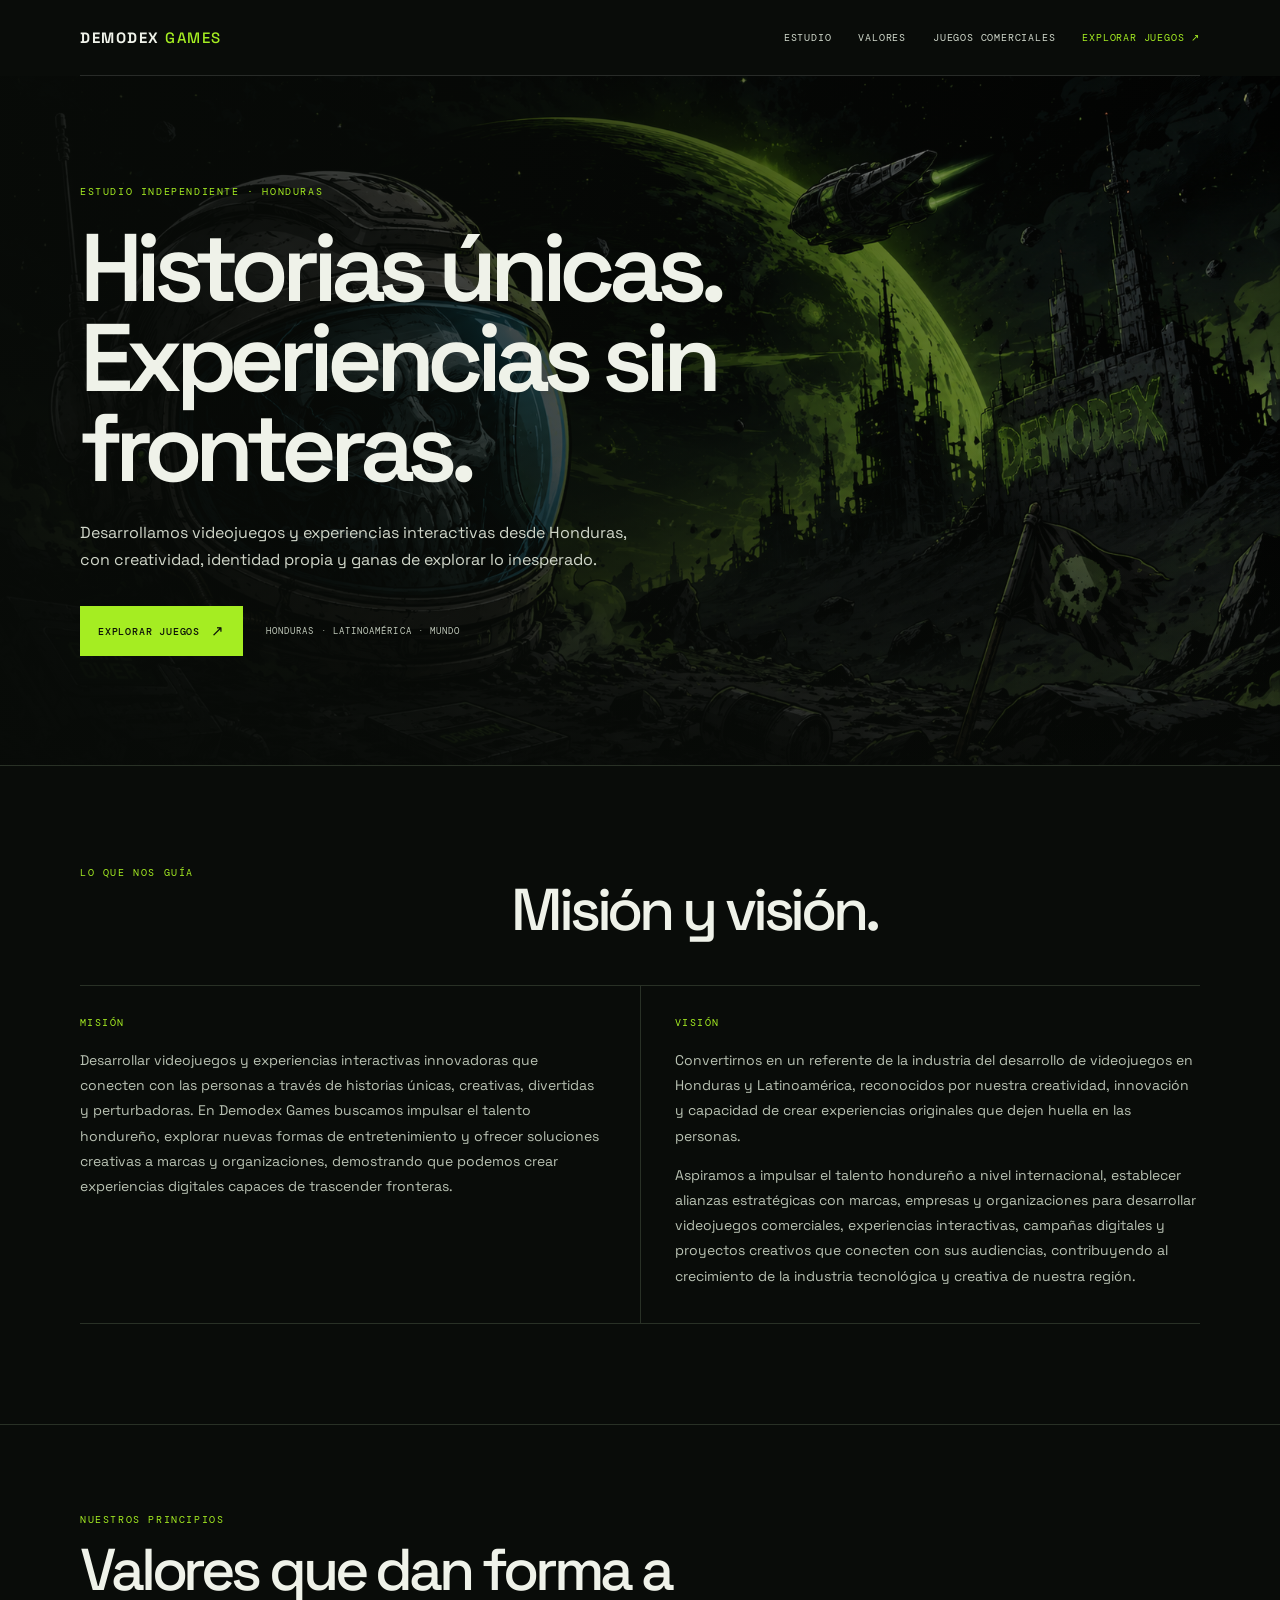
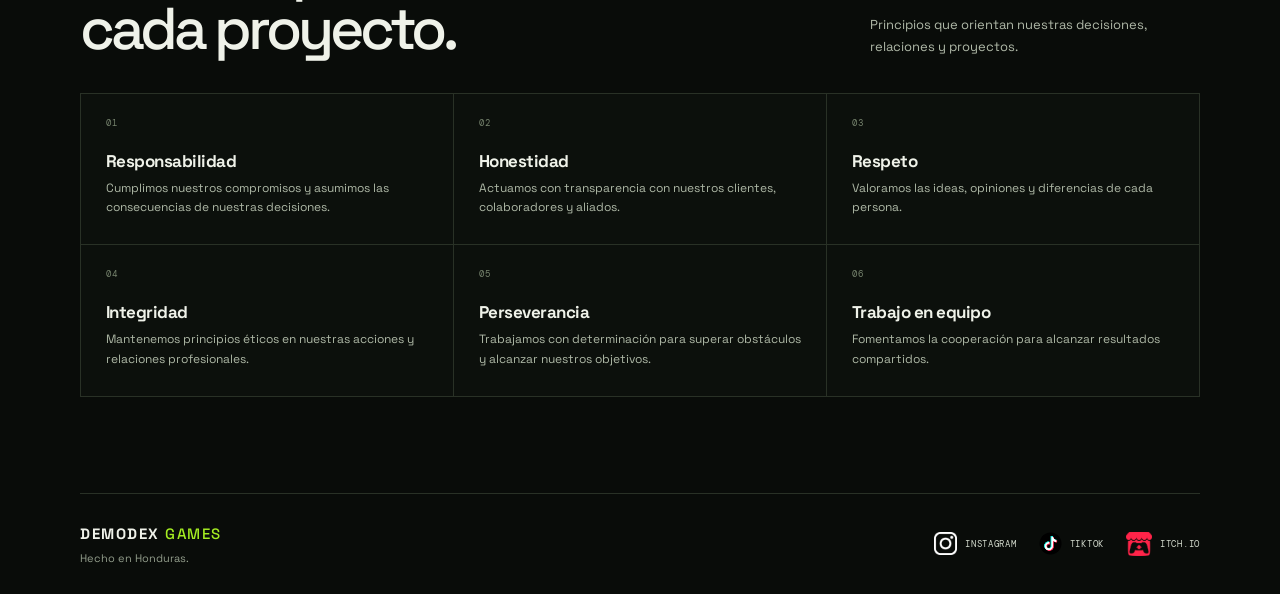
<file: index.html>
<!doctype html>
<html lang="es">
<head>
  <meta charset="utf-8">
  <meta name="viewport" content="width=device-width, initial-scale=1">
  <meta name="theme-color" content="#090c09">
  <meta name="description" content="Demodex Games: estudio independiente hondureño de videojuegos y experiencias interactivas.">
  <title>Demodex Games — Estudio independiente</title>
  <style>
    @import url('https://fonts.googleapis.com/css2?family=DM+Mono:wght@400;500&family=Space+Grotesk:wght@400;500;600;700&display=swap');
    :root{--bg:#090c09;--surface:#101510;--text:#eff2e9;--muted:#b0b9a8;--line:#293126;--green:#a5ed22;--mono:'DM Mono',monospace;--sans:'Space Grotesk',Arial,sans-serif}
    *{box-sizing:border-box}html{scroll-behavior:smooth;scroll-padding-top:88px}body{margin:0;background:var(--bg);color:var(--text);font-family:var(--sans);-webkit-font-smoothing:antialiased}a{color:inherit;text-decoration:none}button{font:inherit}.wrap{width:min(1120px,calc(100% - 48px));margin:auto}
    .header{height:76px;display:flex;align-items:center;justify-content:space-between;border-bottom:1px solid #ffffff20}.wordmark{font-size:15px;font-weight:700;letter-spacing:.1em}.wordmark span{color:var(--green);font-weight:500}.nav{display:flex;align-items:center;gap:27px;font:10px var(--mono);letter-spacing:.08em;text-transform:uppercase;color:#d1d9cc}.nav a:hover{color:var(--green)}.nav .nav-games{color:var(--green)}
    .hero{min-height:min(690px,78vh);position:relative;display:flex;align-items:center;background:linear-gradient(90deg,#080b08ee 0%,#080b08b0 47%,#080b0840 100%),linear-gradient(0deg,#080b08a0,transparent 50%),url('assets/demodex-universe.png') center 48%/cover no-repeat;border-bottom:1px solid var(--line)}.hero-copy{padding:75px 0}.eyebrow,.section-label{font:10px var(--mono);letter-spacing:.16em;text-transform:uppercase;color:var(--green)}.hero h1{font-size:clamp(50px,8vw,96px);line-height:.94;letter-spacing:-.075em;font-weight:600;max-width:830px;margin:25px 0}.hero-copy p{max-width:565px;color:#d1d7ca;font-size:16px;line-height:1.7;margin:0}.hero-actions{display:flex;align-items:center;gap:23px;margin-top:33px}.button{display:inline-flex;align-items:center;gap:11px;padding:15px 18px;background:var(--green);color:#0c1008;font:500 10px var(--mono);letter-spacing:.08em;text-transform:uppercase;transition:transform .2s,background .2s}.button:hover{transform:translateY(-2px);background:#c5ff60}.button-arrow{font-size:15px}.hero-note{font:9px var(--mono);letter-spacing:.12em;text-transform:uppercase;color:#c2cbbc}
    .purpose{padding:100px 0;border-bottom:1px solid var(--line)}.purpose-head{display:grid;grid-template-columns:.7fr 1.3fr;gap:60px;margin-bottom:46px}.purpose-head h2,.values-head h2{font-size:clamp(34px,5vw,59px);font-weight:500;line-height:1;letter-spacing:-.07em;margin:14px 0 0}.purpose-grid{display:grid;grid-template-columns:1fr 1fr;border-top:1px solid var(--line);border-bottom:1px solid var(--line)}.purpose-card{padding:30px 34px 34px 0}.purpose-card+ .purpose-card{border-left:1px solid var(--line);padding-left:34px;padding-right:0}.purpose-card h3{font:10px var(--mono);letter-spacing:.14em;text-transform:uppercase;color:var(--green);margin:0 0 19px}.purpose-card p{font-size:14px;line-height:1.8;color:#b9c2b3;margin:0}.purpose-card p+p{margin-top:14px}
    .values{padding:88px 0 96px}.values-head{display:flex;align-items:end;justify-content:space-between;gap:30px;margin-bottom:35px}.values-head h2{max-width:600px}.values-head p{max-width:330px;font-size:13px;line-height:1.7;color:var(--muted);margin:0}.values-grid{display:grid;grid-template-columns:repeat(3,1fr);border-top:1px solid var(--line);border-left:1px solid var(--line)}.value{padding:23px 25px 26px;min-height:148px;border-right:1px solid var(--line);border-bottom:1px solid var(--line);background:#0c100c}.value-number{font:9px var(--mono);letter-spacing:.12em;color:#77846e}.value h3{font-size:17px;letter-spacing:-.03em;margin:21px 0 7px}.value p{font-size:12px;line-height:1.65;color:#aeb8a6;margin:0}
    .closing{padding:29px 0;border-top:1px solid var(--line);display:flex;align-items:center;justify-content:space-between;gap:24px}.closing-note{font-size:11px;color:#929d8b}.socials{display:flex;align-items:center;gap:22px}.social-link{display:flex;align-items:center;gap:8px;color:#d3dacd;font:9px var(--mono);letter-spacing:.08em;text-transform:uppercase}.social-link:hover{color:var(--green)}.social-icon{width:23px;height:23px;display:block;object-fit:contain}.instagram-icon{filter:brightness(0) invert(1)}.social-link:hover .instagram-icon{filter:brightness(0) saturate(100%) invert(77%) sepia(95%) saturate(1275%) hue-rotate(29deg) brightness(107%) contrast(99%)}.itch-icon{width:26px;height:26px}
    .glitch-screen{position:fixed;inset:0;z-index:20;pointer-events:none;opacity:0;background:#090c09}.glitch-screen.active{opacity:1;animation:glitch-in .48s steps(1,end) forwards}.glitch-screen:before,.glitch-screen:after{content:'';position:absolute;inset:0;opacity:0}.glitch-screen.active:before{opacity:1;background:linear-gradient(transparent 0 17%,#a5ed22 17% 19%,transparent 19% 45%,#ff2352 45% 47%,transparent 47% 73%,#e8efe0 73% 75%,transparent 75%);clip-path:polygon(0 0,100% 0,100% 20%,0 16%,0 45%,100% 52%,100% 77%,0 71%,0 100%,100% 100%);animation:glitch-scan .48s steps(4,end) forwards}.glitch-screen.active:after{opacity:.8;background:repeating-linear-gradient(0deg,transparent 0 4px,#0009 4px 6px);mix-blend-mode:screen}.glitching{animation:glitch-shake .42s steps(2,end)}@keyframes glitch-in{0%{opacity:0}15%{opacity:.8}35%{opacity:.2}55%{opacity:1}100%{opacity:1}}@keyframes glitch-scan{0%{transform:translateX(-8%)}40%{transform:translateX(7%)}70%{transform:translateX(-3%)}100%{transform:translateX(0)}}@keyframes glitch-shake{0%,100%{transform:translateX(0)}30%{transform:translateX(-4px)}60%{transform:translateX(5px)}}
    @media(max-width:760px){.wrap{width:calc(100% - 36px)}.header{height:66px}.nav{gap:14px;font-size:8px}.hero{min-height:570px;background-position:57% center}.hero-copy{padding:60px 0}.hero h1{font-size:clamp(48px,11vw,74px)}.hero-copy p{font-size:14px}.purpose{padding:70px 0}.purpose-head{grid-template-columns:1fr;gap:18px;margin-bottom:30px}.purpose-grid{grid-template-columns:1fr}.purpose-card{padding:25px 0}.purpose-card+.purpose-card{border-left:0;border-top:1px solid var(--line);padding:25px 0}.values{padding:66px 0}.values-head{display:block}.values-head p{margin-top:17px}.values-grid{grid-template-columns:repeat(2,1fr)}.value{padding:19px 17px;min-height:140px}.closing{align-items:flex-start;flex-direction:column}.socials{gap:20px}}
    @media(max-width:480px){.nav a:nth-child(1){display:none}.nav{gap:11px}.nav .nav-games{font-size:8px}.hero{min-height:555px;background-position:60% center}.hero h1{font-size:47px}.hero-actions{flex-wrap:wrap;gap:15px}.purpose-card p{font-size:13px}.values-grid{grid-template-columns:1fr}.value{min-height:auto}.social-link{font-size:8px;gap:6px}.socials{width:100%;justify-content:space-between;gap:10px}.social-icon{width:22px;height:22px}}
    @media(prefers-reduced-motion:reduce){html{scroll-behavior:auto}.glitch-screen,.glitch-screen:before,.glitch-screen:after,.glitching{animation:none!important}}
  </style>
  <link rel="stylesheet" href="glitch.css">
</head>
<body>
  <header class="header wrap"><a class="wordmark" href="#inicio">DEMODEX <span>GAMES</span></a><nav class="nav" aria-label="Navegación principal"><a href="#proposito">Estudio</a><a href="#valores">Valores</a><a href="comercial.html" data-glitch>Juegos comerciales</a><a class="nav-games" href="juegos.html" data-glitch>Explorar juegos ↗</a></nav></header>
  <main>
    <section class="hero" id="inicio"><div class="wrap hero-copy"><div class="eyebrow">Estudio independiente · Honduras</div><h1>Historias únicas.<br>Experiencias sin fronteras.</h1><p>Desarrollamos videojuegos y experiencias interactivas desde Honduras, con creatividad, identidad propia y ganas de explorar lo inesperado.</p><div class="hero-actions"><a class="button" href="juegos.html" data-glitch>Explorar juegos <span class="button-arrow">↗</span></a><span class="hero-note">HONDURAS · LATINOAMÉRICA · MUNDO</span></div></div></section>
    <section class="purpose" id="proposito"><div class="wrap"><div class="purpose-head"><div class="section-label">Lo que nos guía</div><h2>Misión y visión.</h2></div><div class="purpose-grid"><article class="purpose-card"><h3>Misión</h3><p>Desarrollar videojuegos y experiencias interactivas innovadoras que conecten con las personas a través de historias únicas, creativas, divertidas y perturbadoras. En Demodex Games buscamos impulsar el talento hondureño, explorar nuevas formas de entretenimiento y ofrecer soluciones creativas a marcas y organizaciones, demostrando que podemos crear experiencias digitales capaces de trascender fronteras.</p></article><article class="purpose-card"><h3>Visión</h3><p>Convertirnos en un referente de la industria del desarrollo de videojuegos en Honduras y Latinoamérica, reconocidos por nuestra creatividad, innovación y capacidad de crear experiencias originales que dejen huella en las personas.</p><p>Aspiramos a impulsar el talento hondureño a nivel internacional, establecer alianzas estratégicas con marcas, empresas y organizaciones para desarrollar videojuegos comerciales, experiencias interactivas, campañas digitales y proyectos creativos que conecten con sus audiencias, contribuyendo al crecimiento de la industria tecnológica y creativa de nuestra región.</p></article></div></div></section>
    <section class="values" id="valores"><div class="wrap"><div class="values-head"><div><div class="section-label">Nuestros principios</div><h2>Valores que dan forma a cada proyecto.</h2></div><p>Principios que orientan nuestras decisiones, relaciones y proyectos.</p></div><div class="values-grid"><article class="value"><div class="value-number">01</div><h3>Responsabilidad</h3><p>Cumplimos nuestros compromisos y asumimos las consecuencias de nuestras decisiones.</p></article><article class="value"><div class="value-number">02</div><h3>Honestidad</h3><p>Actuamos con transparencia con nuestros clientes, colaboradores y aliados.</p></article><article class="value"><div class="value-number">03</div><h3>Respeto</h3><p>Valoramos las ideas, opiniones y diferencias de cada persona.</p></article><article class="value"><div class="value-number">04</div><h3>Integridad</h3><p>Mantenemos principios éticos en nuestras acciones y relaciones profesionales.</p></article><article class="value"><div class="value-number">05</div><h3>Perseverancia</h3><p>Trabajamos con determinación para superar obstáculos y alcanzar nuestros objetivos.</p></article><article class="value"><div class="value-number">06</div><h3>Trabajo en equipo</h3><p>Fomentamos la cooperación para alcanzar resultados compartidos.</p></article></div></div></section>
  </main>
  <footer class="closing wrap"><div><a class="wordmark" href="#inicio">DEMODEX <span>GAMES</span></a><div class="closing-note" style="margin-top:7px">Hecho en Honduras.</div></div><nav class="socials" aria-label="Redes y juegos"><a class="social-link" href="https://www.instagram.com/__demodex_/" target="_blank" rel="noreferrer"><img class="social-icon instagram-icon" src="assets/instagram-icon.png" alt=""><span>Instagram</span></a><a class="social-link" href="https://www.tiktok.com/@_demodex_" target="_blank" rel="noreferrer"><img class="social-icon" src="assets/tiktok-icon.png" alt=""><span>TikTok</span></a><a class="social-link" href="https://demodexgames.itch.io/" target="_blank" rel="noreferrer"><img class="social-icon itch-icon" src="assets/itchio-logo.png" alt=""><span>itch.io</span></a></nav></footer>
  <div class="glitch-screen" id="glitch-screen" aria-hidden="true"></div>
  <script src="home.js"></script>
</body>
</html>
</file>
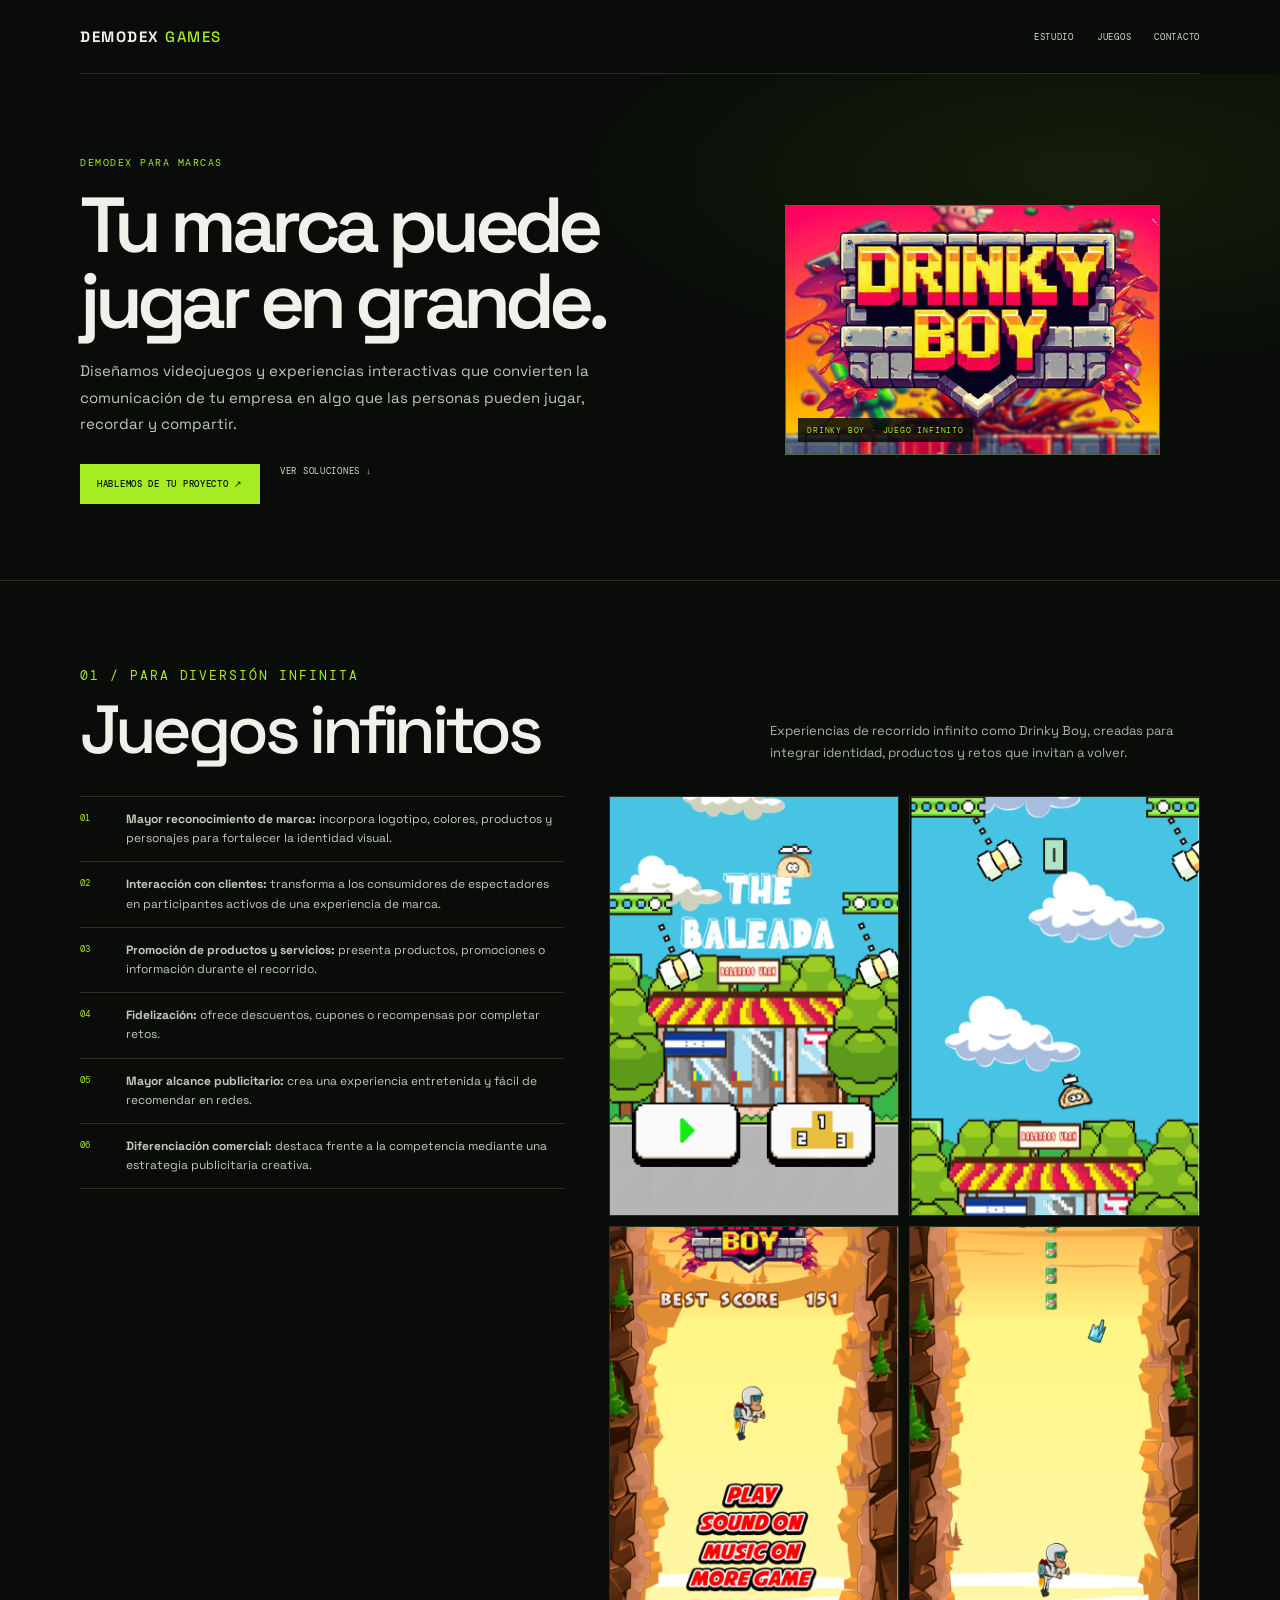
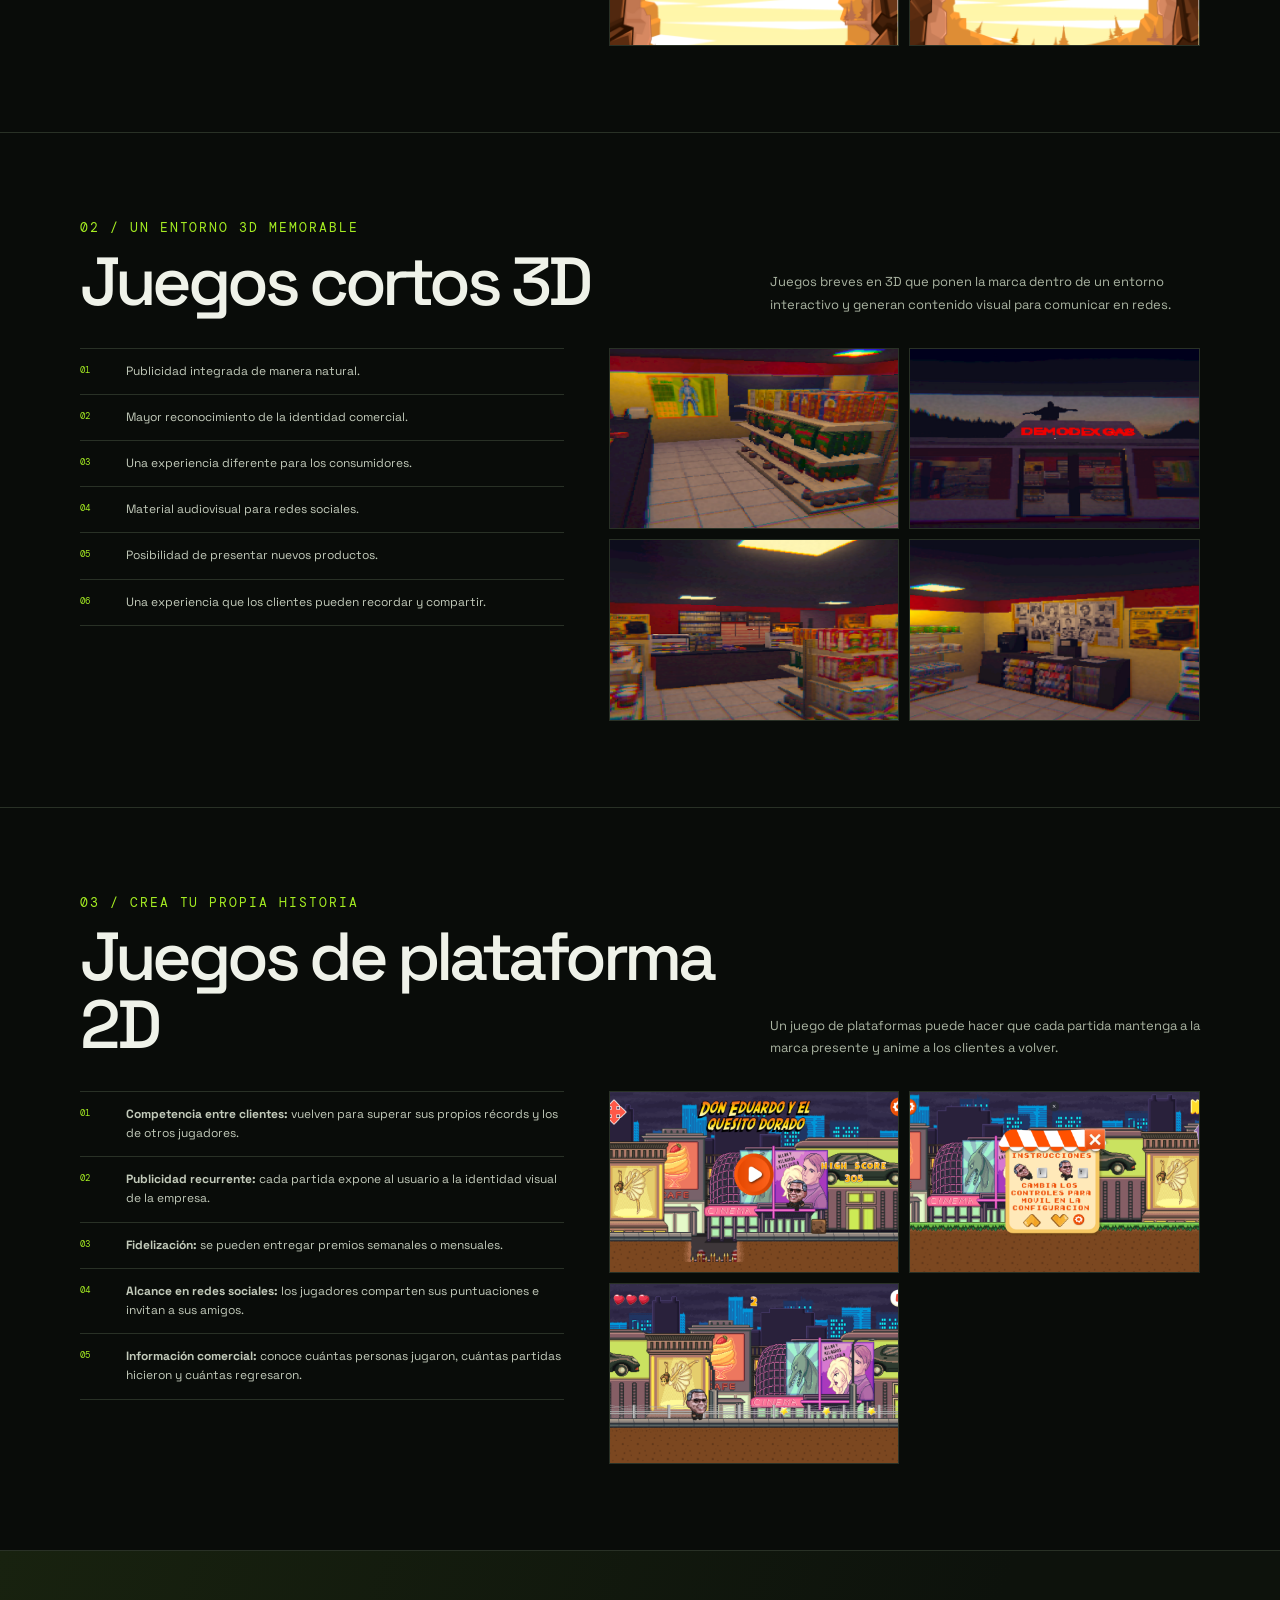
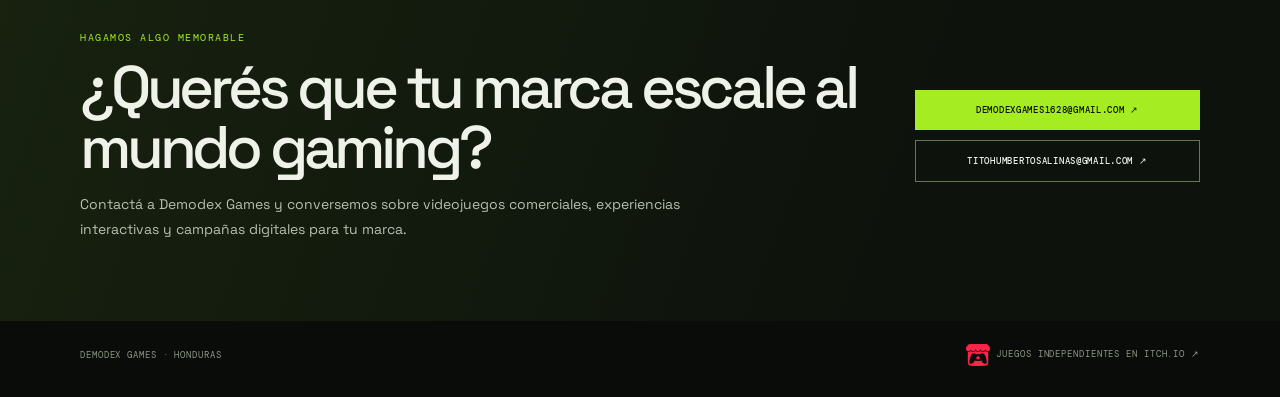
<file: comercial.html>
<!doctype html>
<html lang="es">
<head>
  <meta charset="utf-8">
  <meta name="viewport" content="width=device-width, initial-scale=1">
  <meta name="theme-color" content="#090c09">
  <meta name="description" content="Videojuegos y experiencias interactivas para marcas creadas por Demodex Games en Honduras.">
  <title>Juegos comerciales — Demodex Games</title>
  <style>
    @import url('https://fonts.googleapis.com/css2?family=DM+Mono:wght@400;500&family=Space+Grotesk:wght@400;500;600;700&display=swap');
    :root{--bg:#090c09;--surface:#101510;--text:#eff2e9;--muted:#aab4a2;--line:#293126;--green:#a5ed22;--mono:'DM Mono',monospace;--sans:'Space Grotesk',Arial,sans-serif}*{box-sizing:border-box}html{scroll-behavior:smooth;scroll-padding-top:80px}body{margin:0;background:var(--bg);color:var(--text);font-family:var(--sans);-webkit-font-smoothing:antialiased}a{color:inherit;text-decoration:none}.wrap{width:min(1120px,calc(100% - 48px));margin:auto}
    .header{height:74px;display:flex;align-items:center;justify-content:space-between;border-bottom:1px solid #ffffff20}.wordmark{font-size:15px;font-weight:700;letter-spacing:.1em}.wordmark span{color:var(--green);font-weight:500}.nav{display:flex;align-items:center;gap:23px;font:9px var(--mono);letter-spacing:.08em;text-transform:uppercase;color:#d4dccf}.nav a:hover{color:var(--green)}
    .hero{padding:82px 0 76px;border-bottom:1px solid var(--line);background:radial-gradient(ellipse at 85% 20%,#a5ed2214,transparent 35%)}.eyebrow,.section-label{font:10px var(--mono);letter-spacing:.15em;text-transform:uppercase;color:var(--green)}.hero-grid{display:grid;grid-template-columns:1.15fr .85fr;gap:50px;align-items:center}.hero h1{font-size:clamp(42px,7vw,78px);line-height:.97;letter-spacing:-.075em;font-weight:600;margin:19px 0}.hero p{max-width:560px;color:#c0c9b8;font-size:15px;line-height:1.75;margin:0}.hero-art{position:relative;border:1px solid #546544;overflow:hidden;aspect-ratio:3/2;background:#101510}.hero-art img{display:block;width:100%;height:100%;object-fit:cover}.hero-art:after{content:'DRINKY BOY · JUEGO INFINITO';position:absolute;left:12px;bottom:12px;padding:7px 9px;background:#090c09d9;color:var(--green);font:8px var(--mono);letter-spacing:.1em}.button{display:inline-flex;align-items:center;gap:10px;margin-top:27px;padding:14px 17px;background:var(--green);color:#0c1008;font:500 9px var(--mono);letter-spacing:.08em;text-transform:uppercase}.button:hover{background:#c5ff60}.hero-links{display:flex;gap:20px;align-items:center;flex-wrap:wrap}.text-link{font:9px var(--mono);letter-spacing:.08em;text-transform:uppercase;color:#d5dccf}.text-link:hover{color:var(--green)}
    .offer{padding:86px 0;border-bottom:1px solid var(--line)}.offer-head{display:flex;justify-content:space-between;align-items:end;gap:30px;margin-bottom:32px}.offer-head h2{font-size:clamp(42px,6vw,68px);line-height:1;letter-spacing:-.065em;font-weight:500;margin:12px 0 0}.offer-head .section-label{font-size:13px}.offer-head p{max-width:430px;color:var(--muted);font-size:13px;line-height:1.7;margin:0}.offer-layout{display:grid;grid-template-columns:.9fr 1.1fr;gap:45px;align-items:start}.benefit-list{list-style:none;margin:0;padding:0;border-top:1px solid var(--line)}.benefit-list li{display:grid;grid-template-columns:34px 1fr;gap:12px;padding:13px 0;border-bottom:1px solid var(--line);font-size:12px;line-height:1.6;color:#c3cbbb}.benefit-list b{font:9px var(--mono);color:var(--green);padding-top:2px}.gallery{display:grid;grid-template-columns:repeat(2,minmax(0,1fr));gap:10px}.gallery figure{margin:0;overflow:hidden;border:1px solid #293126;background:#0e120e}.gallery img{display:block;width:100%;height:100%;object-fit:cover;transition:transform .3s}.gallery figure:hover img{transform:scale(1.025)}.gallery-infinite figure{aspect-ratio:9/13}.gallery-wide figure{aspect-ratio:16/10}.gallery-caption{padding:8px 10px;font:8px var(--mono);letter-spacing:.08em;text-transform:uppercase;color:#9ca994;border-top:1px solid #293126}
    .contact{padding:80px 0;background:linear-gradient(110deg,#18220f,#0d120c 72%)}.contact-grid{display:grid;grid-template-columns:1fr auto;gap:30px;align-items:center}.contact h2{font-size:clamp(34px,5vw,60px);line-height:1;letter-spacing:-.07em;font-weight:500;margin:14px 0}.contact p{max-width:620px;color:#b6c0af;font-size:14px;line-height:1.75;margin:0}.contact .button{white-space:nowrap}.contact-emails{display:grid;gap:10px;min-width:285px}.contact-emails .button{margin:0;justify-content:center}.contact-emails .outline{background:transparent;border:1px solid #647653;color:var(--text)}.contact-emails .outline:hover{border-color:var(--green);color:var(--green)}.footer{padding:22px 0 30px;display:flex;align-items:center;justify-content:space-between;color:#8d9886;font:9px var(--mono);letter-spacing:.1em;text-transform:uppercase}.itch-icon{width:24px;height:24px;object-fit:contain;vertical-align:middle;margin-right:6px}
    .glitch-screen{position:fixed;inset:0;z-index:20;pointer-events:none;opacity:0;background:#090c09}.glitch-screen.active{opacity:1;animation:glitch-in .48s steps(1,end) forwards}.glitch-screen:before,.glitch-screen:after{content:'';position:absolute;inset:0;opacity:0}.glitch-screen.active:before{opacity:1;background:linear-gradient(transparent 0 17%,#a5ed22 17% 19%,transparent 19% 45%,#ff2352 45% 47%,transparent 47% 73%,#e8efe0 73% 75%,transparent 75%);clip-path:polygon(0 0,100% 0,100% 20%,0 16%,0 45%,100% 52%,100% 77%,0 71%,0 100%,100% 100%);animation:glitch-scan .48s steps(4,end) forwards}.glitch-screen.active:after{opacity:.8;background:repeating-linear-gradient(0deg,transparent 0 4px,#0009 4px 6px);mix-blend-mode:screen}@keyframes glitch-in{0%{opacity:0}15%{opacity:.8}35%{opacity:.2}55%{opacity:1}100%{opacity:1}}@keyframes glitch-scan{0%{transform:translateX(-8%)}40%{transform:translateX(7%)}70%{transform:translateX(-3%)}100%{transform:translateX(0)}}
    @media(max-width:760px){.wrap{width:calc(100% - 36px)}.nav{gap:13px;font-size:8px}.hero{padding:60px 0}.hero-grid{grid-template-columns:1fr;gap:28px}.hero-art{max-width:520px}.offer{padding:66px 0}.offer-head{display:block}.offer-head p{margin-top:15px}.offer-layout{grid-template-columns:1fr;gap:25px}.contact-grid{grid-template-columns:1fr;gap:12px}.contact-emails{justify-self:start;min-width:min(100%,320px)}}
    @media(max-width:500px){.nav a:nth-child(2){display:none}.wordmark{font-size:13px}.hero h1{font-size:44px}.gallery-infinite figure{aspect-ratio:9/14}.footer{align-items:flex-start;flex-direction:column;gap:10px}}
    @media(prefers-reduced-motion:reduce){html{scroll-behavior:auto}.glitch-screen,.glitch-screen:before,.glitch-screen:after{animation:none!important}}
  </style>
  <link rel="stylesheet" href="glitch.css">
</head>
<body>
  <header class="header wrap"><a class="wordmark" href="index.html">DEMODEX <span>GAMES</span></a><nav class="nav" aria-label="Navegación"><a href="index.html">Estudio</a><a href="juegos.html">Juegos</a><a href="#contacto">Contacto</a></nav></header>
  <main>
    <section class="hero"><div class="wrap hero-grid"><div><div class="eyebrow">Demodex para marcas</div><h1>Tu marca puede jugar en grande.</h1><p>Diseñamos videojuegos y experiencias interactivas que convierten la comunicación de tu empresa en algo que las personas pueden jugar, recordar y compartir.</p><div class="hero-links"><a class="button" href="mailto:demodexgames1628@gmail.com?subject=Quiero%20llevar%20mi%20marca%20al%20mundo%20gaming">Hablemos de tu proyecto ↗</a><a class="text-link" href="#soluciones">Ver soluciones ↓</a></div></div><figure class="hero-art"><img src="assets/commercial/infinite/drinky-boy-title.png" alt="Portada completa de Drinky Boy"><figcaption></figcaption></figure></div></section>
    <section class="offer" id="soluciones"><div class="wrap"><div class="offer-head"><div><div class="section-label">01 / PARA DIVERSIÓN INFINITA</div><h2>Juegos infinitos</h2></div><p>Experiencias de recorrido infinito como Drinky Boy, creadas para integrar identidad, productos y retos que invitan a volver.</p></div><div class="offer-layout"><ul class="benefit-list"><li><b>01</b><span><strong>Mayor reconocimiento de marca:</strong> incorpora logotipo, colores, productos y personajes para fortalecer la identidad visual.</span></li><li><b>02</b><span><strong>Interacción con clientes:</strong> transforma a los consumidores de espectadores en participantes activos de una experiencia de marca.</span></li><li><b>03</b><span><strong>Promoción de productos y servicios:</strong> presenta productos, promociones o información durante el recorrido.</span></li><li><b>04</b><span><strong>Fidelización:</strong> ofrece descuentos, cupones o recompensas por completar retos.</span></li><li><b>05</b><span><strong>Mayor alcance publicitario:</strong> crea una experiencia entretenida y fácil de recomendar en redes.</span></li><li><b>06</b><span><strong>Diferenciación comercial:</strong> destaca frente a la competencia mediante una estrategia publicitaria creativa.</span></li></ul><div class="gallery gallery-infinite"><figure><img src="assets/commercial/infinite/01.png" alt="Pantalla de título de The Baleada"></figure><figure><img src="assets/commercial/infinite/02.png" alt="Imagen de juego de The Baleada"></figure><figure><img src="assets/commercial/infinite/03.png" alt="Pantalla de título de Drinky Boy"></figure><figure><img src="assets/commercial/infinite/04.png" alt="Partida de Drinky Boy"></figure></div></div></div></section>
    <section class="offer"><div class="wrap"><div class="offer-head"><div><div class="section-label">02 / UN ENTORNO 3D MEMORABLE</div><h2>Juegos cortos 3D</h2></div><p>Juegos breves en 3D que ponen la marca dentro de un entorno interactivo y generan contenido visual para comunicar en redes.</p></div><div class="offer-layout"><ul class="benefit-list"><li><b>01</b><span>Publicidad integrada de manera natural.</span></li><li><b>02</b><span>Mayor reconocimiento de la identidad comercial.</span></li><li><b>03</b><span>Una experiencia diferente para los consumidores.</span></li><li><b>04</b><span>Material audiovisual para redes sociales.</span></li><li><b>05</b><span>Posibilidad de presentar nuevos productos.</span></li><li><b>06</b><span>Una experiencia que los clientes pueden recordar y compartir.</span></li></ul><div class="gallery gallery-wide"><figure><img src="assets/commercial/short-3d/01.png" alt="Interior de una pulpería en un juego 3D"></figure><figure><img src="assets/commercial/short-3d/02.png" alt="Exterior de una pulpería de Demodex Games"></figure><figure><img src="assets/commercial/short-3d/03.png" alt="Recorrido por una pulpería 3D"></figure><figure><img src="assets/commercial/short-3d/04.png" alt="Interior de una tienda en un juego 3D"></figure></div></div></div></section>
    <section class="offer"><div class="wrap"><div class="offer-head"><div><div class="section-label">03 / CREA TU PROPIA HISTORIA</div><h2>Juegos de plataforma 2D</h2></div><p>Un juego de plataformas puede hacer que cada partida mantenga a la marca presente y anime a los clientes a volver.</p></div><div class="offer-layout"><ul class="benefit-list"><li><b>01</b><span><strong>Competencia entre clientes:</strong> vuelven para superar sus propios récords y los de otros jugadores.</span></li><li><b>02</b><span><strong>Publicidad recurrente:</strong> cada partida expone al usuario a la identidad visual de la empresa.</span></li><li><b>03</b><span><strong>Fidelización:</strong> se pueden entregar premios semanales o mensuales.</span></li><li><b>04</b><span><strong>Alcance en redes sociales:</strong> los jugadores comparten sus puntuaciones e invitan a sus amigos.</span></li><li><b>05</b><span><strong>Información comercial:</strong> conoce cuántas personas jugaron, cuántas partidas hicieron y cuántas regresaron.</span></li></ul><div class="gallery gallery-wide"><figure><img src="assets/commercial/platform-2d/01.png" alt="Don Eduardo y el Quesito Dorado, juego de plataformas 2D"></figure><figure><img src="assets/commercial/platform-2d/02.png" alt="Instrucciones del juego Don Eduardo y el Quesito Dorado"></figure><figure><img src="assets/commercial/platform-2d/03.png" alt="Partida de Don Eduardo y el Quesito Dorado"></figure></div></div></div></section>
    <section class="contact" id="contacto"><div class="wrap contact-grid"><div><div class="section-label">Hagamos algo memorable</div><h2>¿Querés que tu marca escale al mundo gaming?</h2><p>Contactá a Demodex Games y conversemos sobre videojuegos comerciales, experiencias interactivas y campañas digitales para tu marca.</p></div><div class="contact-emails"><a class="button" href="mailto:demodexgames1628@gmail.com?subject=Mi%20marca%20quiere%20entrar%20al%20mundo%20gaming">demodexgames1628@gmail.com ↗</a><a class="button outline" href="mailto:titohumbertosalinas@gmail.com?subject=Mi%20marca%20quiere%20entrar%20al%20mundo%20gaming">titohumbertosalinas@gmail.com ↗</a></div></div></section>
  </main>
  <footer class="footer wrap"><span>DEMODEX GAMES · HONDURAS</span><a href="https://demodexgames.itch.io/" target="_blank" rel="noreferrer"><img class="itch-icon" src="assets/itchio-logo.png" alt="">Juegos independientes en itch.io ↗</a></footer>
  <div class="glitch-screen active" id="glitch-screen" aria-hidden="true"></div><script>setTimeout(()=>document.getElementById('glitch-screen').classList.remove('active'),matchMedia('(prefers-reduced-motion: reduce)').matches?0:520)</script>
</body>
</html>
</file>
<file: glitch.css>
.glitch-screen.active{opacity:1;background:#050605;animation:glitch-burst .46s steps(1,end) forwards}
.glitch-screen.active:before{opacity:1;background:repeating-linear-gradient(0deg,transparent 0 7px,#a5ed2266 7px 9px,transparent 9px 17px),linear-gradient(90deg,transparent 0 10%,#05f4efaa 10% 13%,transparent 13% 42%,#ff174dcc 42% 47%,transparent 47% 78%,#a5ed22cc 78% 83%,transparent 83%);clip-path:polygon(0 0,100% 0,100% 14%,0 19%,0 32%,100% 26%,100% 45%,0 51%,0 69%,100% 63%,100% 82%,0 88%,0 100%,100% 100%);mix-blend-mode:screen;animation:glitch-slice .46s steps(5,end) forwards}
.glitch-screen.active:after{opacity:1;background:repeating-linear-gradient(0deg,transparent 0 3px,#fff2 3px 4px),linear-gradient(90deg,#fb174526,#00eaff26);mix-blend-mode:screen;animation:glitch-static .46s steps(7,end) forwards}
body.glitching{animation:glitch-jolt .42s steps(2,end)}
@keyframes glitch-burst{0%{opacity:0}12%{opacity:.82}25%{opacity:.23}39%{opacity:.95}54%{opacity:.5}70%,100%{opacity:1}}
@keyframes glitch-slice{0%{transform:translate(-8px,-3px) skewX(2deg)}24%{transform:translate(10px,1px) skewX(-3deg)}48%{transform:translate(-5px,0) skewX(1deg)}72%{transform:translate(4px,-1px)}100%{transform:translate(0)}}
@keyframes glitch-static{0%,100%{opacity:.2}20%{opacity:1}40%{opacity:.35}60%{opacity:.9}80%{opacity:.4}}
@keyframes glitch-jolt{0%,100%{transform:translate(0)}20%{transform:translate(-3px,1px)}40%{transform:translate(4px,-1px)}60%{transform:translate(-2px,0)}80%{transform:translate(2px,1px)}}
@media(prefers-reduced-motion:reduce){.glitch-screen.active,.glitch-screen.active:before,.glitch-screen.active:after,body.glitching{animation:none!important}.glitch-screen.active{opacity:1}}
</file>
